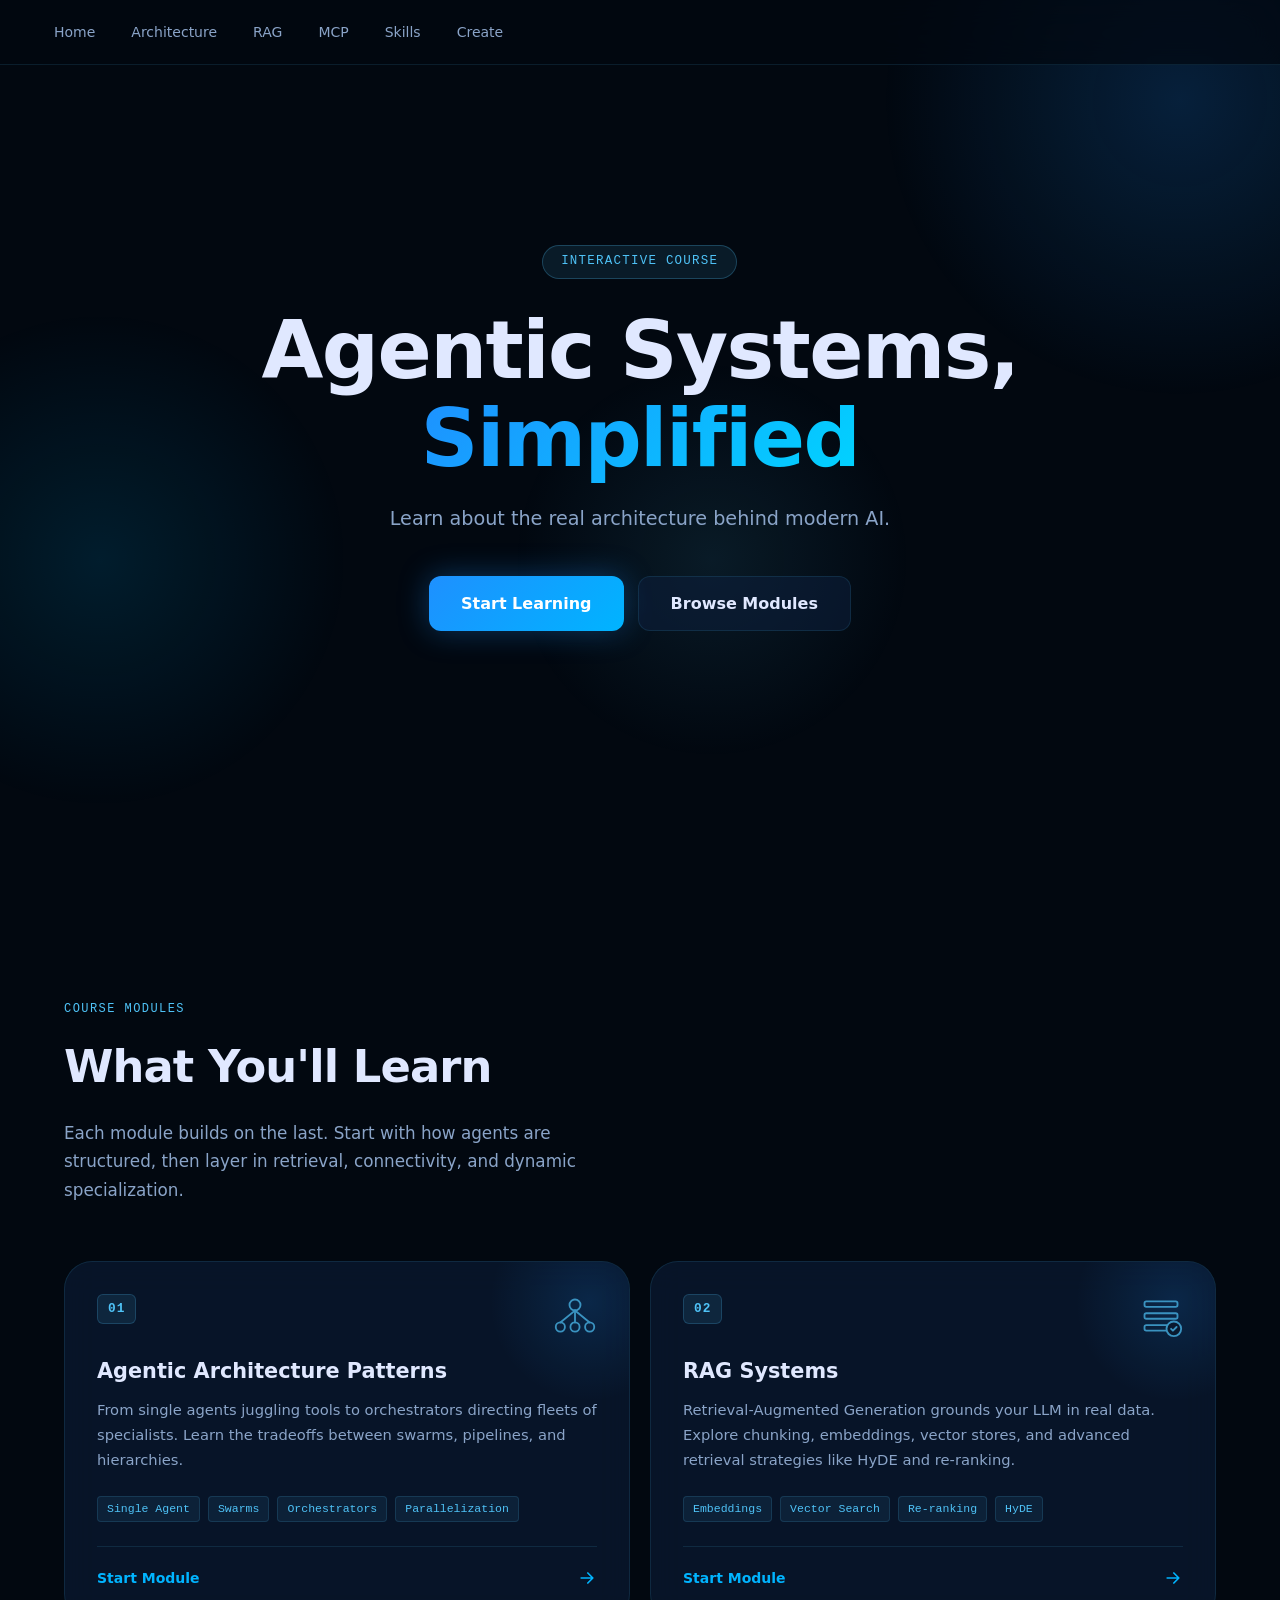
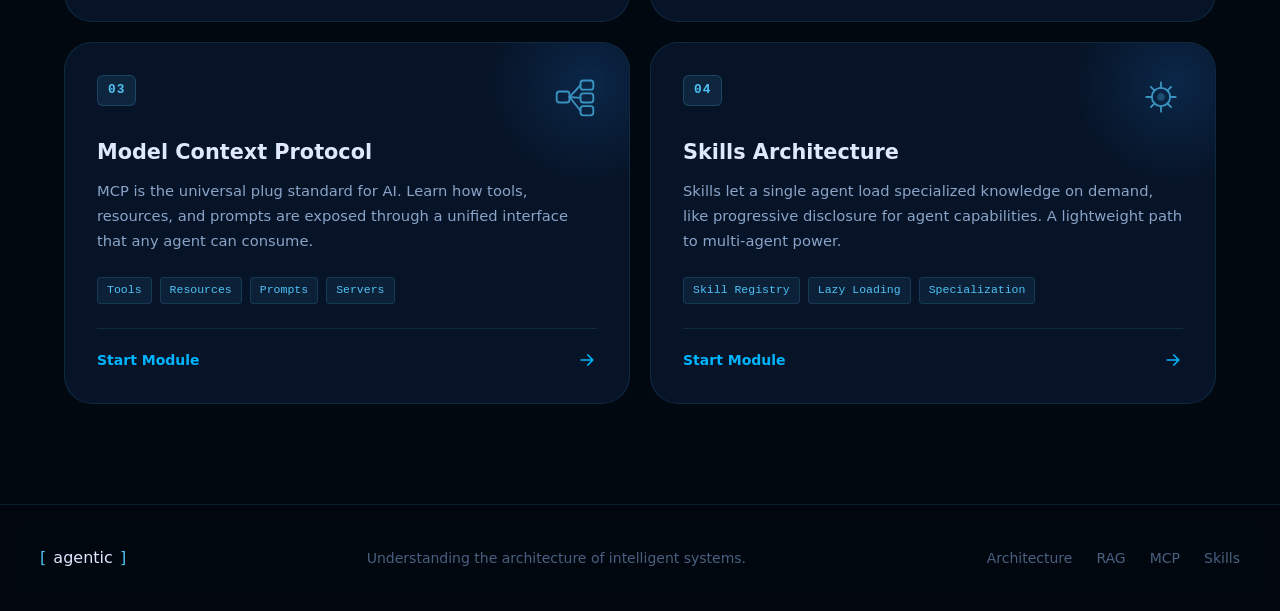
<file: index.html>
<!DOCTYPE html>
<html lang="en">
<head>
  <meta charset="UTF-8" />
  <meta name="viewport" content="width=device-width, initial-scale=1.0" />
  <title>Agentic Systems 101</title>
  <link rel="stylesheet" href="styles.css" />
</head>
<body>

  <!-- Nav -->
  <nav class="nav">
    <div class="nav-inner">
      <div class="nav-links">
        <a href="index.html" class="nav-link nav-link--active">Home</a>
        <a href="part1.html" class="nav-link">Architecture</a>
        <a href="part2.html" class="nav-link">RAG</a>
        <a href="part3.html" class="nav-link">MCP</a>
        <a href="part4.html" class="nav-link">Skills</a>
        <a href="create.html" class="nav-link">Create</a>
      </div>
    </div>
  </nav>

  <!-- Animated background orbs -->
  <div class="bg-orb orb-1"></div>
  <div class="bg-orb orb-2"></div>
  <div class="bg-orb orb-3"></div>

<!-- Hero -->
  <section class="hero">
    <div class="hero-inner">
      <div class="hero-badge">Interactive Course</div>
      <h1 class="hero-title">
        Agentic Systems,<br />
        <span class="hero-title-accent">Simplified</span>
      </h1>
      <p class="hero-subtitle">
        Learn about the real architecture behind modern AI.
      </p>
      <div class="hero-cta-group">
        <a href="part1.html" class="btn-primary">Start Learning</a>
        <a href="#modules" class="btn-ghost">Browse Modules</a>
      </div>
    </div>
  </section>

  <!-- Modules -->
  <section class="modules" id="modules">
    <div class="section-inner">
      <div class="section-label">Course Modules</div>
      <h2 class="section-title">What You'll Learn</h2>
      <p class="section-subtitle">
        Each module builds on the last. Start with how agents are structured,
        then layer in retrieval, connectivity, and dynamic specialization.
      </p>

      <div class="modules-grid">

        <!-- Part 1 -->
        <a href="part1.html" class="module-card" data-module="01">
          <div class="module-glow"></div>
          <div class="module-top">
            <span class="module-number">01</span>
            <div class="module-icon">
              <svg viewBox="0 0 48 48" fill="none" xmlns="http://www.w3.org/2000/svg">
                <circle cx="24" cy="12" r="6" stroke="currentColor" stroke-width="2"/>
                <circle cx="8" cy="36" r="5" stroke="currentColor" stroke-width="2"/>
                <circle cx="40" cy="36" r="5" stroke="currentColor" stroke-width="2"/>
                <circle cx="24" cy="36" r="5" stroke="currentColor" stroke-width="2"/>
                <line x1="24" y1="18" x2="8" y2="31" stroke="currentColor" stroke-width="2" stroke-linecap="round"/>
                <line x1="24" y1="18" x2="24" y2="31" stroke="currentColor" stroke-width="2" stroke-linecap="round"/>
                <line x1="24" y1="18" x2="40" y2="31" stroke="currentColor" stroke-width="2" stroke-linecap="round"/>
              </svg>
            </div>
          </div>
          <h3 class="module-title">Agentic Architecture Patterns</h3>
          <p class="module-desc">
            From single agents juggling tools to orchestrators directing fleets of specialists.
            Learn the tradeoffs between swarms, pipelines, and hierarchies.
          </p>
          <div class="module-tags">
            <span class="tag">Single Agent</span>
            <span class="tag">Swarms</span>
            <span class="tag">Orchestrators</span>
            <span class="tag">Parallelization</span>
          </div>
          <div class="module-footer">
            <span class="module-cta">Start Module</span>
            <svg class="arrow-icon" viewBox="0 0 24 24" fill="none">
              <path d="M5 12h14M13 6l6 6-6 6" stroke="currentColor" stroke-width="2" stroke-linecap="round" stroke-linejoin="round"/>
            </svg>
          </div>
        </a>

        <!-- Part 2 -->
        <a href="part2.html" class="module-card" data-module="02">
          <div class="module-glow"></div>
          <div class="module-top">
            <span class="module-number">02</span>
            <div class="module-icon">
              <svg viewBox="0 0 48 48" fill="none" xmlns="http://www.w3.org/2000/svg">
                <rect x="6" y="8" width="36" height="6" rx="2" stroke="currentColor" stroke-width="2"/>
                <rect x="6" y="21" width="36" height="6" rx="2" stroke="currentColor" stroke-width="2"/>
                <rect x="6" y="34" width="36" height="6" rx="2" stroke="currentColor" stroke-width="2"/>
                <circle cx="38" cy="38" r="8" fill="#0a1628" stroke="currentColor" stroke-width="2"/>
                <path d="M35 38l2 2 4-4" stroke="currentColor" stroke-width="2" stroke-linecap="round" stroke-linejoin="round"/>
              </svg>
            </div>
          </div>
          <h3 class="module-title">RAG Systems</h3>
          <p class="module-desc">
            Retrieval-Augmented Generation grounds your LLM in real data. Explore chunking,
            embeddings, vector stores, and advanced retrieval strategies like HyDE and re-ranking.
          </p>
          <div class="module-tags">
            <span class="tag">Embeddings</span>
            <span class="tag">Vector Search</span>
            <span class="tag">Re-ranking</span>
            <span class="tag">HyDE</span>
          </div>
          <div class="module-footer">
            <span class="module-cta">Start Module</span>
            <svg class="arrow-icon" viewBox="0 0 24 24" fill="none">
              <path d="M5 12h14M13 6l6 6-6 6" stroke="currentColor" stroke-width="2" stroke-linecap="round" stroke-linejoin="round"/>
            </svg>
          </div>
        </a>

        <!-- Part 3 -->
        <a href="part3.html" class="module-card" data-module="03">
          <div class="module-glow"></div>
          <div class="module-top">
            <span class="module-number">03</span>
            <div class="module-icon">
              <svg viewBox="0 0 48 48" fill="none" xmlns="http://www.w3.org/2000/svg">
                <rect x="4" y="18" width="14" height="12" rx="3" stroke="currentColor" stroke-width="2"/>
                <rect x="30" y="6" width="14" height="10" rx="3" stroke="currentColor" stroke-width="2"/>
                <rect x="30" y="20" width="14" height="10" rx="3" stroke="currentColor" stroke-width="2"/>
                <rect x="30" y="34" width="14" height="10" rx="3" stroke="currentColor" stroke-width="2"/>
                <line x1="18" y1="24" x2="30" y2="11" stroke="currentColor" stroke-width="2" stroke-linecap="round"/>
                <line x1="18" y1="24" x2="30" y2="25" stroke="currentColor" stroke-width="2" stroke-linecap="round"/>
                <line x1="18" y1="24" x2="30" y2="39" stroke="currentColor" stroke-width="2" stroke-linecap="round"/>
              </svg>
            </div>
          </div>
          <h3 class="module-title">Model Context Protocol</h3>
          <p class="module-desc">
            MCP is the universal plug standard for AI. Learn how tools, resources, and prompts
            are exposed through a unified interface that any agent can consume.
          </p>
          <div class="module-tags">
            <span class="tag">Tools</span>
            <span class="tag">Resources</span>
            <span class="tag">Prompts</span>
            <span class="tag">Servers</span>
          </div>
          <div class="module-footer">
            <span class="module-cta">Start Module</span>
            <svg class="arrow-icon" viewBox="0 0 24 24" fill="none">
              <path d="M5 12h14M13 6l6 6-6 6" stroke="currentColor" stroke-width="2" stroke-linecap="round" stroke-linejoin="round"/>
            </svg>
          </div>
        </a>

        <!-- Part 4 -->
        <a href="part4.html" class="module-card" data-module="04">
          <div class="module-glow"></div>
          <div class="module-top">
            <span class="module-number">04</span>
            <div class="module-icon">
              <svg viewBox="0 0 48 48" fill="none" xmlns="http://www.w3.org/2000/svg">
                <circle cx="24" cy="24" r="10" stroke="currentColor" stroke-width="2"/>
                <path d="M24 14V8M24 40v-6M14 24H8M40 24h-6" stroke="currentColor" stroke-width="2" stroke-linecap="round"/>
                <path d="M17 17l-4-4M35 35l-4-4M31 17l4-4M13 35l4-4" stroke="currentColor" stroke-width="2" stroke-linecap="round"/>
                <circle cx="24" cy="24" r="4" fill="currentColor" opacity="0.4"/>
              </svg>
            </div>
          </div>
          <h3 class="module-title">Skills Architecture</h3>
          <p class="module-desc">
            Skills let a single agent load specialized knowledge on demand, like progressive
            disclosure for agent capabilities. A lightweight path to multi-agent power.
          </p>
          <div class="module-tags">
            <span class="tag">Skill Registry</span>
            <span class="tag">Lazy Loading</span>
            <span class="tag">Specialization</span>
          </div>
          <div class="module-footer">
            <span class="module-cta">Start Module</span>
            <svg class="arrow-icon" viewBox="0 0 24 24" fill="none">
              <path d="M5 12h14M13 6l6 6-6 6" stroke="currentColor" stroke-width="2" stroke-linecap="round" stroke-linejoin="round"/>
            </svg>
          </div>
        </a>

      </div>
    </div>
  </section>

  <!-- Footer -->
  <footer class="footer">
    <div class="footer-inner">
      <div class="footer-logo">
        <span class="logo-bracket">[</span>
        <span class="logo-text">agentic</span>
        <span class="logo-bracket">]</span>
      </div>
      <p class="footer-tagline">Understanding the architecture of intelligent systems.</p>
      <div class="footer-links">
        <a href="part1.html">Architecture</a>
        <a href="part2.html">RAG</a>
        <a href="part3.html">MCP</a>
        <a href="part4.html">Skills</a>
      </div>
    </div>
  </footer>

  <script>
    // Parallax orbs on mouse move
    document.addEventListener('mousemove', (e) => {
      const x = (e.clientX / window.innerWidth - 0.5) * 2;
      const y = (e.clientY / window.innerHeight - 0.5) * 2;
      document.querySelector('.orb-1').style.transform =
        `translate(${x * 20}px, ${y * 20}px)`;
      document.querySelector('.orb-2').style.transform =
        `translate(${x * -15}px, ${y * -15}px)`;
      document.querySelector('.orb-3').style.transform =
        `translate(${x * 10}px, ${y * -10}px)`;
    });

    // Intersection observer for card entrance animation
    const cards = document.querySelectorAll('.module-card, .feature-card');
    const observer = new IntersectionObserver((entries) => {
      entries.forEach(entry => {
        if (entry.isIntersecting) {
          entry.target.classList.add('visible');
        }
      });
    }, { threshold: 0.1 });
    cards.forEach(card => observer.observe(card));
  </script>

</body>
</html>
</file>
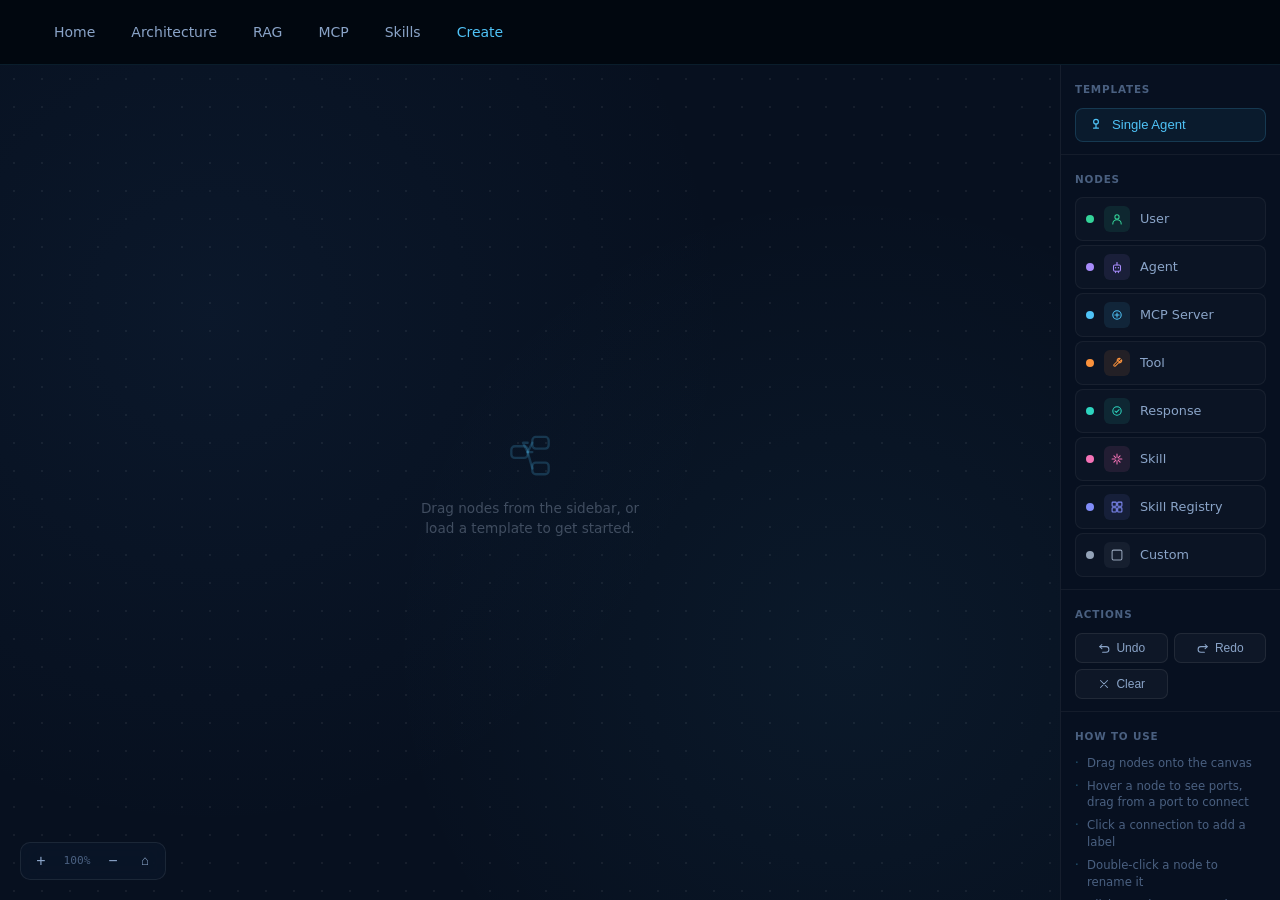
<file: create.html>
<!DOCTYPE html>
<html lang="en">
<head>
  <meta charset="UTF-8" />
  <meta name="viewport" content="width=device-width, initial-scale=1.0" />
  <title>Create - Agentic Systems 101</title>
  <link rel="stylesheet" href="styles.css" />
  <link rel="stylesheet" href="create.css" />
</head>
<body class="create-page">

  <!-- Nav -->
  <nav class="nav">
    <div class="nav-inner">
      <div class="nav-links">
        <a href="index.html" class="nav-link">Home</a>
        <a href="part1.html" class="nav-link">Architecture</a>
        <a href="part2.html" class="nav-link">RAG</a>
        <a href="part3.html" class="nav-link">MCP</a>
        <a href="part4.html" class="nav-link">Skills</a>
        <a href="create.html" class="nav-link nav-link--active">Create</a>
      </div>
    </div>
  </nav>

  <!-- Create Layout -->
  <div class="create-layout">

    <!-- Canvas Area -->
    <div class="canvas-wrap" id="canvasWrap">
      <!-- SVG for connections (sits under nodes, same transform) -->
      <svg class="conn-svg" id="connSvg">
        <defs>
          <marker id="arrowhead" markerWidth="10" markerHeight="7"
                  refX="9" refY="3.5" orient="auto">
            <polygon points="0 0, 10 3.5, 0 7" fill="rgba(79,195,247,0.7)" />
          </marker>
          <marker id="arrowhead-selected" markerWidth="10" markerHeight="7"
                  refX="9" refY="3.5" orient="auto">
            <polygon points="0 0, 10 3.5, 0 7" fill="#4fc3f7" />
          </marker>
        </defs>
      </svg>

      <!-- World: nodes live here, transformed for zoom/pan -->
      <div class="world" id="world"></div>

      <!-- Zoom controls -->
      <div class="zoom-controls">
        <button class="zoom-btn" id="zoomIn" title="Zoom in">+</button>
        <span class="zoom-level" id="zoomLevel">100%</span>
        <button class="zoom-btn" id="zoomOut" title="Zoom out">−</button>
        <button class="zoom-btn zoom-btn--reset" id="zoomReset" title="Reset view">⌂</button>
      </div>

      <!-- Empty state hint -->
      <div class="canvas-hint" id="canvasHint">
        <div class="canvas-hint-icon">
          <svg viewBox="0 0 48 48" fill="none" xmlns="http://www.w3.org/2000/svg">
            <rect x="8" y="16" width="14" height="10" rx="3" stroke="currentColor" stroke-width="2"/>
            <rect x="26" y="8" width="14" height="10" rx="3" stroke="currentColor" stroke-width="2"/>
            <rect x="26" y="30" width="14" height="10" rx="3" stroke="currentColor" stroke-width="2"/>
            <path d="M22 21h4M22 21l-4-8h4" stroke="currentColor" stroke-width="2" stroke-linecap="round" stroke-linejoin="round"/>
            <line x1="22" y1="21" x2="26" y2="13" stroke="currentColor" stroke-width="2" stroke-linecap="round"/>
            <line x1="22" y1="21" x2="26" y2="35" stroke="currentColor" stroke-width="2" stroke-linecap="round"/>
          </svg>
        </div>
        <p>Drag nodes from the sidebar, or load a template to get started.</p>
      </div>
    </div>

    <!-- Right Sidebar -->
    <aside class="sidebar" id="sidebar">

      <div class="sidebar-section">
        <div class="sidebar-section-label">Templates</div>
        <button class="template-btn" id="templateSingleAgent">
          <svg viewBox="0 0 20 20" fill="none">
            <circle cx="10" cy="6" r="3" stroke="currentColor" stroke-width="1.5"/>
            <path d="M10 9v5M7 14h6" stroke="currentColor" stroke-width="1.5" stroke-linecap="round"/>
          </svg>
          Single Agent
        </button>
      </div>

      <div class="sidebar-section">
        <div class="sidebar-section-label">Nodes</div>
        <div class="palette">

          <div class="palette-item" draggable="true" data-type="user">
            <div class="palette-node-dot" style="background: #34d399;"></div>
            <div class="palette-node-icon palette-node-icon--user">
              <svg viewBox="0 0 20 20" fill="none"><circle cx="10" cy="7" r="3" stroke="currentColor" stroke-width="1.5"/><path d="M4 17c0-3.3 2.7-6 6-6s6 2.7 6 6" stroke="currentColor" stroke-width="1.5" stroke-linecap="round"/></svg>
            </div>
            <span>User</span>
          </div>

          <div class="palette-item" draggable="true" data-type="agent">
            <div class="palette-node-dot" style="background: #a78bfa;"></div>
            <div class="palette-node-icon palette-node-icon--agent">
              <svg viewBox="0 0 20 20" fill="none"><rect x="5" y="7" width="10" height="9" rx="2" stroke="currentColor" stroke-width="1.5"/><circle cx="8" cy="11" r="1" fill="currentColor"/><circle cx="12" cy="11" r="1" fill="currentColor"/><path d="M8 16v2M12 16v2" stroke="currentColor" stroke-width="1.5" stroke-linecap="round"/><path d="M10 7V5" stroke="currentColor" stroke-width="1.5" stroke-linecap="round"/><circle cx="10" cy="4" r="1" fill="currentColor"/></svg>
            </div>
            <span>Agent</span>
          </div>

          <div class="palette-item" draggable="true" data-type="mcp">
            <div class="palette-node-dot" style="background: #4fc3f7;"></div>
            <div class="palette-node-icon palette-node-icon--mcp">
              <svg viewBox="0 0 20 20" fill="none"><circle cx="10" cy="10" r="6" stroke="currentColor" stroke-width="1.5"/><path d="M7 10h6M10 7v6" stroke="currentColor" stroke-width="1.5" stroke-linecap="round"/></svg>
            </div>
            <span>MCP Server</span>
          </div>

          <div class="palette-item" draggable="true" data-type="tool">
            <div class="palette-node-dot" style="background: #fb923c;"></div>
            <div class="palette-node-icon palette-node-icon--tool">
              <svg viewBox="0 0 20 20" fill="none"><path d="M14.5 3.5l-3 3 2 2 3-3a3 3 0 01-4 4l-5 5a1.5 1.5 0 01-2-2l5-5a3 3 0 014-4z" stroke="currentColor" stroke-width="1.5" stroke-linejoin="round"/></svg>
            </div>
            <span>Tool</span>
          </div>

          <div class="palette-item" draggable="true" data-type="response">
            <div class="palette-node-dot" style="background: #2dd4bf;"></div>
            <div class="palette-node-icon palette-node-icon--response">
              <svg viewBox="0 0 20 20" fill="none"><circle cx="10" cy="10" r="6" stroke="currentColor" stroke-width="1.5"/><path d="M7 10l2 2 4-4" stroke="currentColor" stroke-width="1.5" stroke-linecap="round" stroke-linejoin="round"/></svg>
            </div>
            <span>Response</span>
          </div>

          <div class="palette-item" draggable="true" data-type="skill">
            <div class="palette-node-dot" style="background: #f472b6;"></div>
            <div class="palette-node-icon palette-node-icon--skill">
              <svg viewBox="0 0 20 20" fill="none"><path d="M10 3v4M10 13v4M3 10h4M13 10h4M5.6 5.6l2.8 2.8M11.6 11.6l2.8 2.8M14.4 5.6l-2.8 2.8M8.4 11.6l-2.8 2.8" stroke="currentColor" stroke-width="1.5" stroke-linecap="round"/></svg>
            </div>
            <span>Skill</span>
          </div>

          <div class="palette-item" draggable="true" data-type="registry">
            <div class="palette-node-dot" style="background: #818cf8;"></div>
            <div class="palette-node-icon palette-node-icon--registry">
              <svg viewBox="0 0 20 20" fill="none"><rect x="3" y="3" width="6" height="6" rx="1" stroke="currentColor" stroke-width="1.5"/><rect x="11" y="3" width="6" height="6" rx="1" stroke="currentColor" stroke-width="1.5"/><rect x="3" y="11" width="6" height="6" rx="1" stroke="currentColor" stroke-width="1.5"/><rect x="11" y="11" width="6" height="6" rx="1" stroke="currentColor" stroke-width="1.5"/></svg>
            </div>
            <span>Skill Registry</span>
          </div>

          <div class="palette-item" draggable="true" data-type="custom">
            <div class="palette-node-dot" style="background: #94a3b8;"></div>
            <div class="palette-node-icon palette-node-icon--custom">
              <svg viewBox="0 0 20 20" fill="none"><rect x="3" y="3" width="14" height="14" rx="2" stroke="currentColor" stroke-width="1.5"/></svg>
            </div>
            <span>Custom</span>
          </div>

        </div>
      </div>

      <div class="sidebar-section sidebar-section--actions">
        <div class="sidebar-section-label">Actions</div>
        <div class="action-btns">
          <button class="action-btn" id="btnUndo" title="Undo (Ctrl+Z)">
            <svg viewBox="0 0 20 20" fill="none"><path d="M4 8H13a4 4 0 010 8H8" stroke="currentColor" stroke-width="1.5" stroke-linecap="round" stroke-linejoin="round"/><path d="M7 5L4 8l3 3" stroke="currentColor" stroke-width="1.5" stroke-linecap="round" stroke-linejoin="round"/></svg>
            Undo
          </button>
          <button class="action-btn" id="btnRedo" title="Redo (Ctrl+Y)">
            <svg viewBox="0 0 20 20" fill="none"><path d="M16 8H7a4 4 0 000 8h5" stroke="currentColor" stroke-width="1.5" stroke-linecap="round" stroke-linejoin="round"/><path d="M13 5l3 3-3 3" stroke="currentColor" stroke-width="1.5" stroke-linecap="round" stroke-linejoin="round"/></svg>
            Redo
          </button>
          <button class="action-btn action-btn--danger" id="btnClear" title="Clear canvas">
            <svg viewBox="0 0 20 20" fill="none"><path d="M5 5l10 10M15 5L5 15" stroke="currentColor" stroke-width="1.5" stroke-linecap="round"/></svg>
            Clear
          </button>
        </div>
      </div>

      <div class="sidebar-section sidebar-section--help">
        <div class="sidebar-section-label">How to use</div>
        <ul class="help-list">
          <li>Drag nodes onto the canvas</li>
          <li>Hover a node to see ports, drag from a port to connect</li>
          <li>Click a connection to add a label</li>
          <li>Double-click a node to rename it</li>
          <li>Click a node or connection + Delete to remove</li>
          <li>Scroll to zoom, drag empty space to pan</li>
        </ul>
      </div>

    </aside>
  </div>

  <!-- Connection label input (floats over canvas) -->
  <div class="conn-label-popup" id="connLabelPopup" style="display:none">
    <input type="text" id="connLabelInput" placeholder="Add label..." maxlength="40" />
    <button id="connLabelSave">Save</button>
  </div>

  <script src="create.js"></script>
</body>
</html>
</file>
<file: styles.css>
/* ============================================================
   RESET & BASE
   ============================================================ */
*, *::before, *::after {
  box-sizing: border-box;
  margin: 0;
  padding: 0;
}

:root {
  --navy-deepest: #020810;
  --navy-deep:    #050d1a;
  --navy-base:    #0a1628;
  --navy-mid:     #0d1f3c;
  --navy-light:   #132848;

  --glass-bg:     rgba(13, 31, 60, 0.55);
  --glass-border: rgba(79, 195, 247, 0.12);
  --glass-hover:  rgba(13, 31, 60, 0.75);

  --blue-primary: #1e90ff;
  --blue-bright:  #00b4ff;
  --blue-glow:    #0066cc;
  --blue-accent:  #4fc3f7;
  --cyan:         #00d4ff;

  --text-primary:   #e0e8ff;
  --text-secondary: #8aa4c8;
  --text-muted:     #4a6080;

  --font-sans: 'Inter', 'Segoe UI', system-ui, -apple-system, sans-serif;
  --font-mono: 'JetBrains Mono', 'Fira Code', 'Cascadia Code', monospace;

  --radius-sm:  6px;
  --radius-md:  12px;
  --radius-lg:  20px;
  --radius-xl:  28px;
}

html {
  scroll-behavior: smooth;
}

body {
  font-family: var(--font-sans);
  background-color: var(--navy-deepest);
  color: var(--text-primary);
  min-height: 100vh;
  overflow-x: hidden;
  line-height: 1.6;
}

a {
  text-decoration: none;
  color: inherit;
}

/* ============================================================
   BACKGROUND ORBS
   ============================================================ */
.bg-orb {
  position: fixed;
  border-radius: 50%;
  pointer-events: none;
  z-index: 0;
  transition: transform 0.8s cubic-bezier(0.25, 0.46, 0.45, 0.94);
  will-change: transform;
}

.orb-1 {
  width: 600px;
  height: 600px;
  background: radial-gradient(circle, rgba(30, 144, 255, 0.18) 0%, transparent 70%);
  top: -200px;
  right: -200px;
}

.orb-2 {
  width: 500px;
  height: 500px;
  background: radial-gradient(circle, rgba(0, 180, 255, 0.12) 0%, transparent 70%);
  bottom: 10%;
  left: -150px;
}

.orb-3 {
  width: 400px;
  height: 400px;
  background: radial-gradient(circle, rgba(79, 195, 247, 0.10) 0%, transparent 70%);
  top: 40%;
  left: 40%;
}

/* ============================================================
   NAV
   ============================================================ */
.nav {
  position: fixed;
  top: 0;
  left: 0;
  right: 0;
  z-index: 100;
  padding: 0 24px;
  background: rgba(2, 8, 16, 0.7);
  backdrop-filter: blur(20px);
  -webkit-backdrop-filter: blur(20px);
  border-bottom: 1px solid var(--glass-border);
}

.nav-inner {
  max-width: 1200px;
  margin: 0 auto;
  height: 64px;
  display: flex;
  align-items: center;
  justify-content: space-between;
}

.nav-logo {
  font-family: var(--font-mono);
  font-size: 1.1rem;
  font-weight: 600;
  letter-spacing: 0.02em;
}

.logo-bracket {
  color: var(--blue-accent);
}

.logo-text {
  color: var(--text-primary);
  margin: 0 2px;
}

.nav-links {
  display: flex;
  gap: 8px;
}

.nav-link {
  padding: 6px 14px;
  border-radius: var(--radius-sm);
  font-size: 0.875rem;
  color: var(--text-secondary);
  transition: color 0.2s, background 0.2s;
}

.nav-link:hover {
  color: var(--text-primary);
  background: var(--glass-bg);
}

/* ============================================================
   HERO
   ============================================================ */
.hero {
  position: relative;
  z-index: 1;
  min-height: 100vh;
  display: flex;
  align-items: center;
  padding: 120px 24px 80px;
}

.hero-inner {
  max-width: 800px;
  margin: 0 auto;
  text-align: center;
}

.hero-badge {
  display: inline-block;
  font-family: var(--font-mono);
  font-size: 0.78rem;
  font-weight: 500;
  letter-spacing: 0.1em;
  text-transform: uppercase;
  color: var(--blue-accent);
  background: rgba(79, 195, 247, 0.1);
  border: 1px solid rgba(79, 195, 247, 0.25);
  border-radius: 100px;
  padding: 6px 18px;
  margin-bottom: 28px;
  animation: fadeSlideDown 0.7s ease both;
}

.hero-title {
  font-size: clamp(2.8rem, 7vw, 5rem);
  font-weight: 800;
  line-height: 1.1;
  letter-spacing: -0.02em;
  color: var(--text-primary);
  margin-bottom: 20px;
  animation: fadeSlideDown 0.7s 0.1s ease both;
}

.hero-title-accent {
  background: linear-gradient(135deg, var(--blue-primary) 0%, var(--cyan) 100%);
  -webkit-background-clip: text;
  -webkit-text-fill-color: transparent;
  background-clip: text;
}

.hero-subtitle {
  font-size: clamp(1rem, 2vw, 1.2rem);
  color: var(--text-secondary);
  max-width: 620px;
  margin: 0 auto 40px;
  line-height: 1.7;
  animation: fadeSlideDown 0.7s 0.2s ease both;
}

.hero-cta-group {
  display: flex;
  gap: 14px;
  justify-content: center;
  flex-wrap: wrap;
  margin-bottom: 64px;
  animation: fadeSlideDown 0.7s 0.3s ease both;
}

.btn-primary {
  display: inline-flex;
  align-items: center;
  gap: 8px;
  padding: 14px 32px;
  border-radius: var(--radius-md);
  font-size: 1rem;
  font-weight: 600;
  color: #fff;
  background: linear-gradient(135deg, var(--blue-primary), var(--blue-bright));
  box-shadow: 0 0 30px rgba(30, 144, 255, 0.35), 0 4px 16px rgba(0, 0, 0, 0.3);
  transition: transform 0.2s, box-shadow 0.2s;
}

.btn-primary:hover {
  transform: translateY(-2px);
  box-shadow: 0 0 45px rgba(30, 144, 255, 0.5), 0 8px 24px rgba(0, 0, 0, 0.4);
}

.btn-ghost {
  display: inline-flex;
  align-items: center;
  gap: 8px;
  padding: 14px 32px;
  border-radius: var(--radius-md);
  font-size: 1rem;
  font-weight: 600;
  color: var(--text-primary);
  background: var(--glass-bg);
  border: 1px solid var(--glass-border);
  backdrop-filter: blur(12px);
  transition: background 0.2s, border-color 0.2s, transform 0.2s;
}

.btn-ghost:hover {
  background: var(--glass-hover);
  border-color: rgba(79, 195, 247, 0.25);
  transform: translateY(-2px);
}

.hero-stats {
  display: flex;
  align-items: center;
  justify-content: center;
  gap: 32px;
  animation: fadeSlideDown 0.7s 0.4s ease both;
}

.stat {
  display: flex;
  flex-direction: column;
  align-items: center;
  gap: 4px;
}

.stat-number {
  font-size: 2rem;
  font-weight: 800;
  background: linear-gradient(135deg, var(--blue-accent), var(--cyan));
  -webkit-background-clip: text;
  -webkit-text-fill-color: transparent;
  background-clip: text;
  line-height: 1;
}

.stat-label {
  font-size: 0.8rem;
  text-transform: uppercase;
  letter-spacing: 0.08em;
  color: var(--text-muted);
}

.stat-divider {
  width: 1px;
  height: 40px;
  background: var(--glass-border);
}

/* ============================================================
   SECTIONS SHARED
   ============================================================ */
.section-inner {
  max-width: 1200px;
  margin: 0 auto;
  padding: 0 24px;
}

.section-label {
  font-family: var(--font-mono);
  font-size: 0.75rem;
  font-weight: 500;
  letter-spacing: 0.12em;
  text-transform: uppercase;
  color: var(--blue-accent);
  margin-bottom: 12px;
}

.section-title {
  font-size: clamp(1.8rem, 4vw, 2.8rem);
  font-weight: 800;
  letter-spacing: -0.02em;
  color: var(--text-primary);
  margin-bottom: 16px;
}

.section-subtitle {
  font-size: 1.05rem;
  color: var(--text-secondary);
  max-width: 560px;
  line-height: 1.7;
}

/* ============================================================
   MODULES SECTION
   ============================================================ */
.modules {
  position: relative;
  z-index: 1;
  padding: 100px 0;
}

.modules-grid {
  display: grid;
  grid-template-columns: repeat(2, 1fr);
  gap: 20px;
  margin-top: 56px;
}

/* Module Cards */
.module-card {
  position: relative;
  display: flex;
  flex-direction: column;
  padding: 32px;
  border-radius: var(--radius-xl);
  background: var(--glass-bg);
  border: 1px solid var(--glass-border);
  backdrop-filter: blur(16px);
  -webkit-backdrop-filter: blur(16px);
  cursor: pointer;
  overflow: hidden;
  transition: transform 0.3s ease, border-color 0.3s ease, box-shadow 0.3s ease;
  opacity: 0;
  transform: translateY(24px);
}

.module-card.visible {
  opacity: 1;
  transform: translateY(0);
  transition: opacity 0.5s ease, transform 0.5s ease, border-color 0.3s ease, box-shadow 0.3s ease;
}

.module-card:hover {
  border-color: rgba(79, 195, 247, 0.3);
  box-shadow: 0 0 60px rgba(30, 144, 255, 0.12), 0 20px 40px rgba(0, 0, 0, 0.3);
  transform: translateY(-4px);
}

.module-glow {
  position: absolute;
  top: -60px;
  right: -60px;
  width: 200px;
  height: 200px;
  background: radial-gradient(circle, rgba(30, 144, 255, 0.15) 0%, transparent 70%);
  pointer-events: none;
  transition: opacity 0.3s;
}

.module-card:hover .module-glow {
  opacity: 1.5;
}

.module-top {
  display: flex;
  align-items: flex-start;
  justify-content: space-between;
  margin-bottom: 20px;
}

.module-number {
  font-family: var(--font-mono);
  font-size: 0.8rem;
  font-weight: 600;
  letter-spacing: 0.08em;
  color: var(--blue-accent);
  background: rgba(79, 195, 247, 0.1);
  border: 1px solid rgba(79, 195, 247, 0.2);
  border-radius: 6px;
  padding: 4px 10px;
}

.module-icon {
  width: 44px;
  height: 44px;
  color: var(--blue-accent);
  opacity: 0.7;
  transition: opacity 0.2s;
}

.module-card:hover .module-icon {
  opacity: 1;
}

.module-icon svg {
  width: 100%;
  height: 100%;
}

.module-title {
  font-size: 1.3rem;
  font-weight: 700;
  color: var(--text-primary);
  margin-bottom: 12px;
  line-height: 1.3;
}

.module-desc {
  font-size: 0.92rem;
  color: var(--text-secondary);
  line-height: 1.7;
  flex: 1;
  margin-bottom: 24px;
}

.module-tags {
  display: flex;
  flex-wrap: wrap;
  gap: 8px;
  margin-bottom: 24px;
}

.tag {
  font-family: var(--font-mono);
  font-size: 0.72rem;
  color: var(--blue-accent);
  background: rgba(79, 195, 247, 0.08);
  border: 1px solid rgba(79, 195, 247, 0.15);
  border-radius: 4px;
  padding: 3px 9px;
}

.module-footer {
  display: flex;
  align-items: center;
  justify-content: space-between;
  padding-top: 20px;
  border-top: 1px solid var(--glass-border);
}

.module-cta {
  font-size: 0.875rem;
  font-weight: 600;
  color: var(--blue-bright);
}

.arrow-icon {
  width: 20px;
  height: 20px;
  color: var(--blue-bright);
  transition: transform 0.2s;
}

.module-card:hover .arrow-icon {
  transform: translateX(4px);
}

/* ============================================================
   FEATURES SECTION
   ============================================================ */
.features {
  position: relative;
  z-index: 1;
  padding: 80px 0 120px;
}

.features-grid {
  display: grid;
  grid-template-columns: repeat(3, 1fr);
  gap: 20px;
  margin-top: 56px;
}

.feature-card {
  padding: 32px 28px;
  border-radius: var(--radius-lg);
  background: var(--glass-bg);
  border: 1px solid var(--glass-border);
  backdrop-filter: blur(16px);
  -webkit-backdrop-filter: blur(16px);
  opacity: 0;
  transform: translateY(20px);
  transition: opacity 0.5s ease, transform 0.5s ease;
}

.feature-card.visible {
  opacity: 1;
  transform: translateY(0);
}

.feature-icon {
  width: 44px;
  height: 44px;
  margin-bottom: 20px;
  color: var(--blue-accent);
}

.feature-icon svg {
  width: 100%;
  height: 100%;
}

.feature-title {
  font-size: 1.1rem;
  font-weight: 700;
  color: var(--text-primary);
  margin-bottom: 10px;
}

.feature-desc {
  font-size: 0.9rem;
  color: var(--text-secondary);
  line-height: 1.7;
}

/* ============================================================
   FOOTER
   ============================================================ */
.footer {
  position: relative;
  z-index: 1;
  border-top: 1px solid var(--glass-border);
  padding: 40px 24px;
  background: rgba(2, 8, 16, 0.6);
  backdrop-filter: blur(12px);
}

.footer-inner {
  max-width: 1200px;
  margin: 0 auto;
  display: flex;
  align-items: center;
  justify-content: space-between;
  flex-wrap: wrap;
  gap: 16px;
}

.footer-tagline {
  font-size: 0.875rem;
  color: var(--text-muted);
}

.footer-links {
  display: flex;
  gap: 24px;
}

.footer-links a {
  font-size: 0.875rem;
  color: var(--text-muted);
  transition: color 0.2s;
}

.footer-links a:hover {
  color: var(--text-secondary);
}

/* ============================================================
   ANIMATIONS
   ============================================================ */
@keyframes fadeSlideDown {
  from {
    opacity: 0;
    transform: translateY(-16px);
  }
  to {
    opacity: 1;
    transform: translateY(0);
  }
}

/* ============================================================
   RESPONSIVE
   ============================================================ */
@media (max-width: 900px) {
  .modules-grid {
    grid-template-columns: 1fr;
  }

  .features-grid {
    grid-template-columns: 1fr;
  }

  .nav-links {
    display: none;
  }

  .hero-stats {
    gap: 20px;
  }
}

@media (max-width: 600px) {
  .hero {
    padding: 100px 16px 60px;
  }

  .section-inner {
    padding: 0 16px;
  }

  .modules {
    padding: 60px 0;
  }

  .features {
    padding: 60px 0 80px;
  }

  .module-card {
    padding: 24px;
  }

  .footer-inner {
    flex-direction: column;
    align-items: flex-start;
  }

  .hero-cta-group {
    flex-direction: column;
    align-items: center;
  }

  .btn-primary, .btn-ghost {
    width: 100%;
    justify-content: center;
    max-width: 280px;
  }
}
</file>
<file: create.css>
/* ============================================================
   create.css - Styles for the interactive flowchart builder
   ============================================================ */

/* ----------------------------------------
   Page layout
   ---------------------------------------- */
.create-page {
  overflow: hidden;
  height: 100vh;
  display: flex;
  flex-direction: column;
}

.create-page .nav {
  flex-shrink: 0;
  position: relative;
  z-index: 100;
}

.create-layout {
  display: flex;
  flex: 1;
  overflow: hidden;
  height: calc(100vh - 56px);
}

/* ----------------------------------------
   Canvas
   ---------------------------------------- */
.canvas-wrap {
  flex: 1;
  position: relative;
  overflow: hidden;
  background: #07101f;
  background-image:
    radial-gradient(circle at 20% 30%, rgba(56, 115, 180, 0.08) 0%, transparent 50%),
    radial-gradient(circle at 80% 70%, rgba(79, 195, 247, 0.05) 0%, transparent 45%);
  cursor: default;
}

/* Subtle dot grid */
.canvas-wrap::before {
  content: '';
  position: absolute;
  inset: 0;
  background-image: radial-gradient(circle, rgba(255,255,255,0.06) 1px, transparent 1px);
  background-size: 28px 28px;
  pointer-events: none;
  z-index: 0;
}

/* World div — transformed for zoom/pan */
.world {
  position: absolute;
  inset: 0;
  transform-origin: 0 0;
  z-index: 2;
}

/* SVG connection layer */
.conn-svg {
  position: absolute;
  inset: 0;
  width: 100%;
  height: 100%;
  transform-origin: 0 0;
  z-index: 1;
  pointer-events: none;
  overflow: visible;
}

.conn-svg .conn-path {
  pointer-events: stroke;
  cursor: pointer;
}

/* ----------------------------------------
   Nodes
   ---------------------------------------- */
.node {
  position: absolute;
  min-width: 110px;
  max-width: 160px;
  display: flex;
  flex-direction: column;
  align-items: center;
  gap: 6px;
  padding: 12px 16px 10px;
  border-radius: 12px;
  border: 1.5px solid rgba(255, 255, 255, 0.1);
  background: rgba(10, 22, 40, 0.85);
  backdrop-filter: blur(12px);
  cursor: grab;
  user-select: none;
  transition: border-color 0.15s, box-shadow 0.15s;
  z-index: 10;
}

.node:hover {
  border-color: rgba(79, 195, 247, 0.4);
  box-shadow: 0 0 0 3px rgba(79, 195, 247, 0.08);
}

.node.selected {
  border-color: #4fc3f7;
  box-shadow: 0 0 0 3px rgba(79, 195, 247, 0.18);
}

.node-icon {
  width: 32px;
  height: 32px;
  border-radius: 8px;
  display: flex;
  align-items: center;
  justify-content: center;
  flex-shrink: 0;
}

.node-icon svg {
  width: 18px;
  height: 18px;
}

.node-label {
  font-size: 0.78rem;
  font-weight: 600;
  color: var(--text-primary, #e2e8f0);
  text-align: center;
  line-height: 1.3;
  outline: none;
  cursor: text;
  min-width: 40px;
  word-break: break-word;
}

.node-label:focus {
  border-bottom: 1px dashed rgba(79, 195, 247, 0.5);
}

/* Node type colors */
.node--user    { border-color: rgba(52, 211, 153, 0.25); }
.node--user    .node-icon { background: rgba(52, 211, 153, 0.12); color: #34d399; }
.node--agent   { border-color: rgba(167, 139, 250, 0.25); }
.node--agent   .node-icon { background: rgba(167, 139, 250, 0.12); color: #a78bfa; }
.node--mcp     { border-color: rgba(79, 195, 247, 0.25); }
.node--mcp     .node-icon { background: rgba(79, 195, 247, 0.12); color: #4fc3f7; }
.node--tool    { border-color: rgba(251, 146, 60, 0.25); }
.node--tool    .node-icon { background: rgba(251, 146, 60, 0.12); color: #fb923c; }
.node--response { border-color: rgba(45, 212, 191, 0.25); }
.node--response .node-icon { background: rgba(45, 212, 191, 0.12); color: #2dd4bf; }
.node--skill   { border-color: rgba(244, 114, 182, 0.25); }
.node--skill   .node-icon { background: rgba(244, 114, 182, 0.12); color: #f472b6; }
.node--registry { border-color: rgba(129, 140, 248, 0.25); }
.node--registry .node-icon { background: rgba(129, 140, 248, 0.12); color: #818cf8; }
.node--custom  { border-color: rgba(148, 163, 184, 0.2); }
.node--custom  .node-icon { background: rgba(148, 163, 184, 0.08); color: #94a3b8; }

/* Port dots (shown on hover) */
.node-ports {
  position: absolute;
  inset: -6px;
  pointer-events: none;
}

.port {
  position: absolute;
  width: 10px;
  height: 10px;
  border-radius: 50%;
  background: rgba(79, 195, 247, 0.7);
  border: 2px solid #0a1628;
  opacity: 0;
  transition: opacity 0.15s;
  pointer-events: all;
  cursor: crosshair;
  z-index: 20;
}

.node:hover .port,
.node.port-active .port {
  opacity: 1;
}

.port--top    { top: 0; left: 50%; transform: translate(-50%, 0); }
.port--right  { right: 0; top: 50%; transform: translate(0, -50%); }
.port--bottom { bottom: 0; left: 50%; transform: translate(-50%, 0); }
.port--left   { left: 0; top: 50%; transform: translate(0, -50%); }

/* ----------------------------------------
   Connections
   ---------------------------------------- */
.conn-path {
  fill: none;
  stroke: rgba(79, 195, 247, 0.45);
  stroke-width: 2;
  marker-end: url(#arrowhead);
  transition: stroke 0.15s;
}

.conn-path:hover,
.conn-path.selected {
  stroke: #4fc3f7;
  stroke-width: 2.5;
  marker-end: url(#arrowhead-selected);
}

.conn-label-text {
  fill: #94a3b8;
  font-size: 11px;
  font-family: 'Inter', 'SF Pro Display', system-ui, sans-serif;
  text-anchor: middle;
  pointer-events: none;
  paint-order: stroke;
  stroke: #07101f;
  stroke-width: 3px;
}

/* Draft connection line while dragging */
.draft-path {
  fill: none;
  stroke: rgba(79, 195, 247, 0.35);
  stroke-width: 1.5;
  stroke-dasharray: 6 4;
  pointer-events: none;
}

/* ----------------------------------------
   Zoom controls
   ---------------------------------------- */
.zoom-controls {
  position: absolute;
  bottom: 20px;
  left: 20px;
  display: flex;
  align-items: center;
  gap: 4px;
  background: rgba(10, 22, 40, 0.85);
  border: 1px solid rgba(255, 255, 255, 0.08);
  border-radius: 10px;
  padding: 4px 6px;
  backdrop-filter: blur(12px);
  z-index: 50;
}

.zoom-btn {
  width: 28px;
  height: 28px;
  border: none;
  background: transparent;
  color: var(--text-secondary, #94a3b8);
  font-size: 1rem;
  cursor: pointer;
  border-radius: 6px;
  display: flex;
  align-items: center;
  justify-content: center;
  transition: background 0.15s, color 0.15s;
  line-height: 1;
}

.zoom-btn:hover {
  background: rgba(79, 195, 247, 0.1);
  color: #4fc3f7;
}

.zoom-btn--reset {
  font-size: 0.85rem;
}

.zoom-level {
  font-size: 0.7rem;
  font-family: var(--font-mono, monospace);
  color: var(--text-muted, #64748b);
  min-width: 36px;
  text-align: center;
}

/* ----------------------------------------
   Canvas hint (empty state)
   ---------------------------------------- */
.canvas-hint {
  position: absolute;
  top: 50%;
  left: 50%;
  transform: translate(-50%, -50%);
  display: flex;
  flex-direction: column;
  align-items: center;
  gap: 14px;
  pointer-events: none;
  z-index: 1;
  transition: opacity 0.3s;
}

.canvas-hint.hidden {
  opacity: 0;
}

.canvas-hint-icon {
  width: 56px;
  height: 56px;
  color: rgba(79, 195, 247, 0.2);
}

.canvas-hint-icon svg {
  width: 100%;
  height: 100%;
}

.canvas-hint p {
  font-size: 0.85rem;
  color: rgba(148, 163, 184, 0.4);
  text-align: center;
  max-width: 240px;
  line-height: 1.5;
}

/* ----------------------------------------
   Right Sidebar
   ---------------------------------------- */
.sidebar {
  width: 220px;
  flex-shrink: 0;
  background: rgba(8, 17, 33, 0.95);
  border-left: 1px solid rgba(255, 255, 255, 0.06);
  display: flex;
  flex-direction: column;
  overflow-y: auto;
  overflow-x: hidden;
  z-index: 50;
  scrollbar-width: thin;
  scrollbar-color: rgba(255,255,255,0.08) transparent;
}

.sidebar::-webkit-scrollbar { width: 4px; }
.sidebar::-webkit-scrollbar-thumb { background: rgba(255,255,255,0.08); border-radius: 4px; }

.sidebar-section {
  padding: 16px 14px 12px;
  border-bottom: 1px solid rgba(255, 255, 255, 0.05);
}

.sidebar-section-label {
  font-size: 0.65rem;
  font-weight: 600;
  letter-spacing: 0.08em;
  text-transform: uppercase;
  color: var(--text-muted, #64748b);
  margin-bottom: 10px;
}

/* Template button */
.template-btn {
  display: flex;
  align-items: center;
  gap: 8px;
  width: 100%;
  padding: 8px 12px;
  background: rgba(79, 195, 247, 0.06);
  border: 1px solid rgba(79, 195, 247, 0.18);
  border-radius: 8px;
  color: #4fc3f7;
  font-size: 0.82rem;
  font-weight: 500;
  cursor: pointer;
  transition: background 0.15s, border-color 0.15s;
  text-align: left;
}

.template-btn svg {
  width: 16px;
  height: 16px;
  flex-shrink: 0;
}

.template-btn:hover {
  background: rgba(79, 195, 247, 0.12);
  border-color: rgba(79, 195, 247, 0.35);
}

/* Palette */
.palette {
  display: flex;
  flex-direction: column;
  gap: 4px;
}

.palette-item {
  display: flex;
  align-items: center;
  gap: 10px;
  padding: 8px 10px;
  border-radius: 8px;
  border: 1px solid rgba(255, 255, 255, 0.05);
  background: rgba(255, 255, 255, 0.02);
  cursor: grab;
  transition: background 0.15s, border-color 0.15s;
  user-select: none;
}

.palette-item:hover {
  background: rgba(79, 195, 247, 0.05);
  border-color: rgba(79, 195, 247, 0.15);
}

.palette-item:active {
  cursor: grabbing;
}

.palette-node-dot {
  width: 8px;
  height: 8px;
  border-radius: 50%;
  flex-shrink: 0;
}

.palette-node-icon {
  width: 26px;
  height: 26px;
  border-radius: 6px;
  display: flex;
  align-items: center;
  justify-content: center;
  flex-shrink: 0;
}

.palette-node-icon svg {
  width: 14px;
  height: 14px;
}

.palette-node-icon--user     { background: rgba(52, 211, 153, 0.1); color: #34d399; }
.palette-node-icon--agent    { background: rgba(167, 139, 250, 0.1); color: #a78bfa; }
.palette-node-icon--mcp      { background: rgba(79, 195, 247, 0.1); color: #4fc3f7; }
.palette-node-icon--tool     { background: rgba(251, 146, 60, 0.1); color: #fb923c; }
.palette-node-icon--response { background: rgba(45, 212, 191, 0.1); color: #2dd4bf; }
.palette-node-icon--skill    { background: rgba(244, 114, 182, 0.1); color: #f472b6; }
.palette-node-icon--registry { background: rgba(129, 140, 248, 0.1); color: #818cf8; }
.palette-node-icon--custom   { background: rgba(148, 163, 184, 0.08); color: #94a3b8; }

.palette-item span {
  font-size: 0.8rem;
  color: var(--text-secondary, #94a3b8);
  font-weight: 500;
}

/* ----------------------------------------
   Action buttons
   ---------------------------------------- */
.action-btns {
  display: grid;
  grid-template-columns: 1fr 1fr;
  gap: 6px;
}

.action-btn {
  display: flex;
  align-items: center;
  justify-content: center;
  gap: 5px;
  padding: 7px 8px;
  border-radius: 7px;
  border: 1px solid rgba(255, 255, 255, 0.08);
  background: rgba(255, 255, 255, 0.03);
  color: var(--text-secondary, #94a3b8);
  font-size: 0.75rem;
  font-weight: 500;
  cursor: pointer;
  transition: background 0.15s, border-color 0.15s, color 0.15s;
}

.action-btn svg {
  width: 14px;
  height: 14px;
  flex-shrink: 0;
}

.action-btn:hover {
  background: rgba(255, 255, 255, 0.06);
  color: var(--text-primary, #e2e8f0);
  border-color: rgba(255, 255, 255, 0.14);
}

.action-btn--danger:hover {
  background: rgba(248, 113, 113, 0.08);
  border-color: rgba(248, 113, 113, 0.25);
  color: #f87171;
}

.action-btn--primary {
  grid-column: span 2;
  background: rgba(79, 195, 247, 0.07);
  border-color: rgba(79, 195, 247, 0.2);
  color: #4fc3f7;
}

.action-btn--primary:hover {
  background: rgba(79, 195, 247, 0.13);
  border-color: rgba(79, 195, 247, 0.35);
  color: #4fc3f7;
}

/* ----------------------------------------
   Help list
   ---------------------------------------- */
.sidebar-section--help {
  flex: 1;
}

.help-list {
  list-style: none;
  padding: 0;
  margin: 0;
  display: flex;
  flex-direction: column;
  gap: 6px;
}

.help-list li {
  font-size: 0.73rem;
  color: var(--text-muted, #64748b);
  line-height: 1.45;
  padding-left: 12px;
  position: relative;
}

.help-list li::before {
  content: '·';
  position: absolute;
  left: 0;
  color: rgba(79, 195, 247, 0.4);
}

/* ----------------------------------------
   Connection label popup
   ---------------------------------------- */
.conn-label-popup {
  position: fixed;
  display: flex;
  align-items: center;
  gap: 6px;
  background: rgba(10, 22, 40, 0.97);
  border: 1px solid rgba(79, 195, 247, 0.25);
  border-radius: 8px;
  padding: 6px 8px;
  z-index: 1000;
  box-shadow: 0 8px 24px rgba(0, 0, 0, 0.4);
  backdrop-filter: blur(12px);
}

.conn-label-popup input {
  background: transparent;
  border: none;
  outline: none;
  color: var(--text-primary, #e2e8f0);
  font-size: 0.82rem;
  width: 160px;
  font-family: inherit;
}

.conn-label-popup input::placeholder {
  color: var(--text-muted, #64748b);
}

.conn-label-popup button {
  padding: 3px 10px;
  border-radius: 5px;
  border: 1px solid rgba(79, 195, 247, 0.3);
  background: rgba(79, 195, 247, 0.1);
  color: #4fc3f7;
  font-size: 0.75rem;
  cursor: pointer;
  transition: background 0.15s;
  font-family: inherit;
}

.conn-label-popup button:hover {
  background: rgba(79, 195, 247, 0.2);
}

/* ----------------------------------------
   Nav active state
   ---------------------------------------- */
.nav-link--active {
  color: #4fc3f7 !important;
}

/* ----------------------------------------
   Dragging ghost styling
   ---------------------------------------- */
.drag-ghost {
  position: fixed;
  pointer-events: none;
  opacity: 0.7;
  z-index: 9999;
}
</file>
